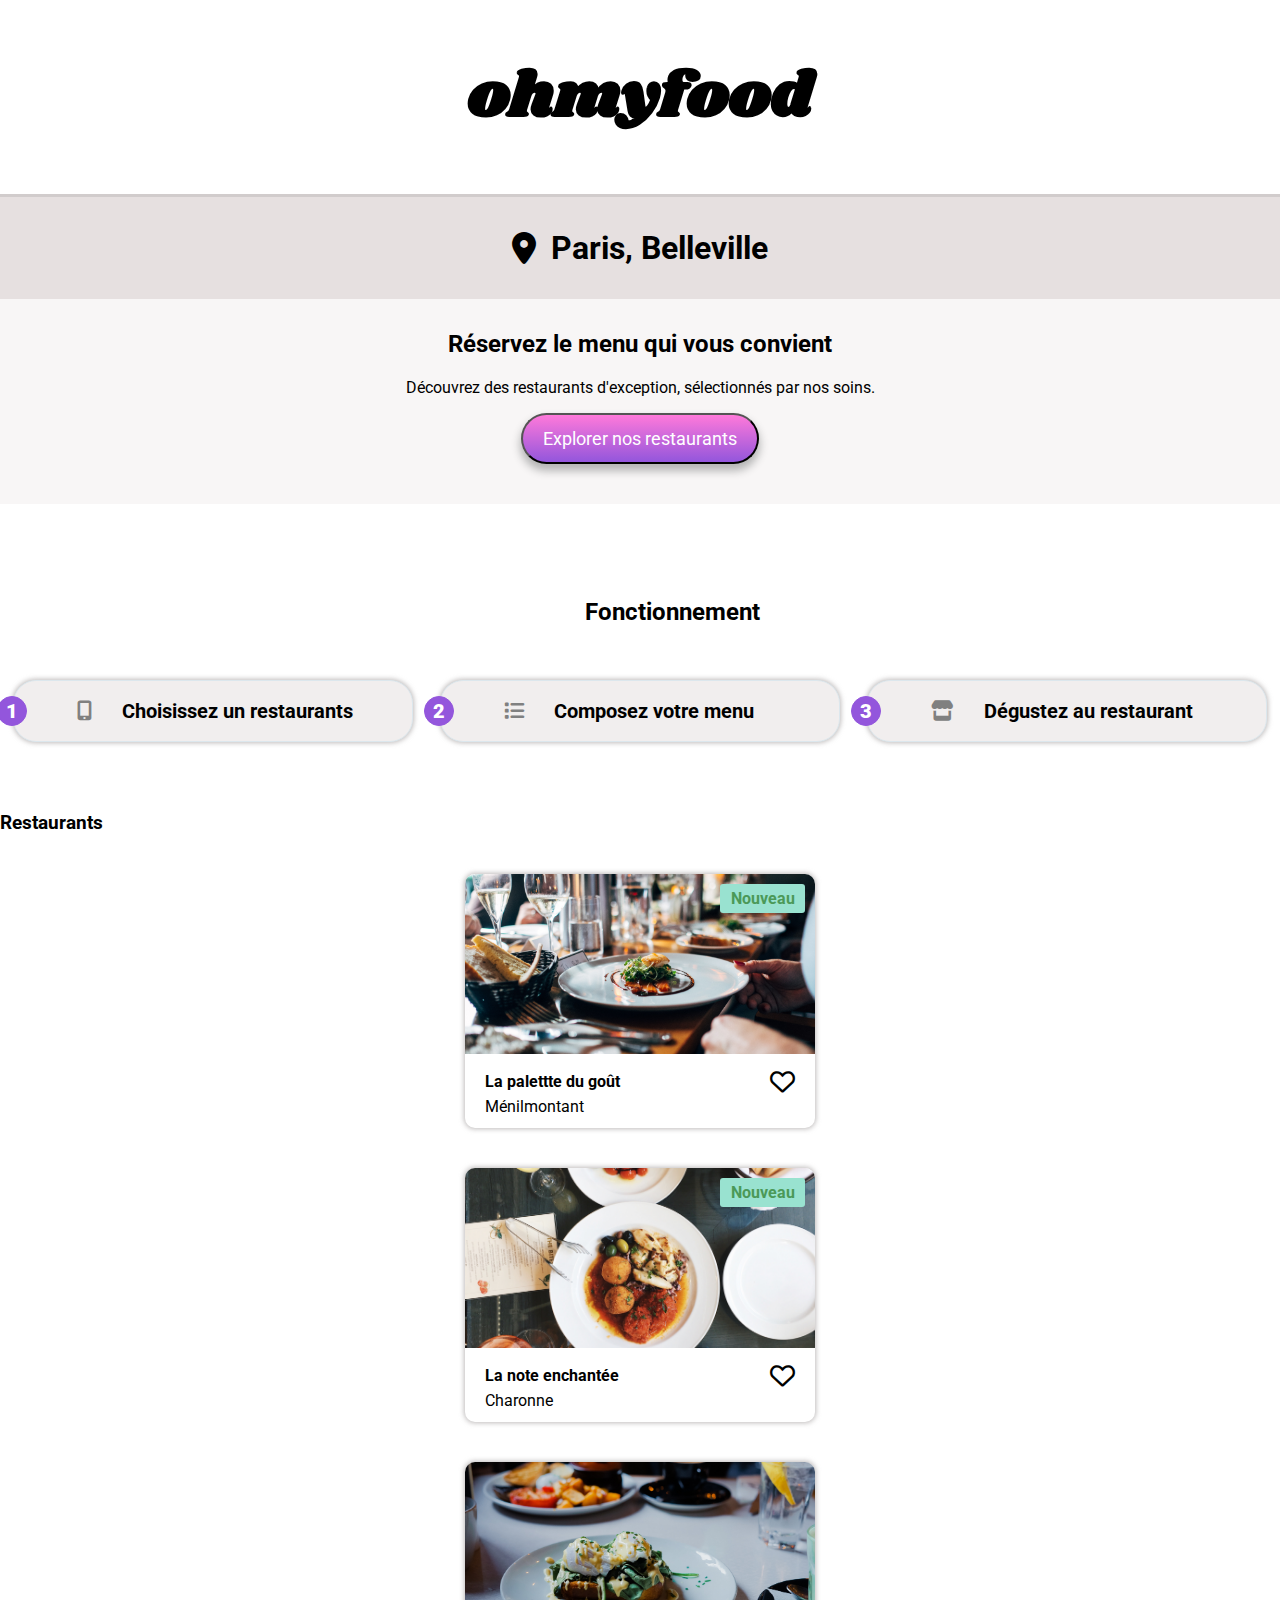
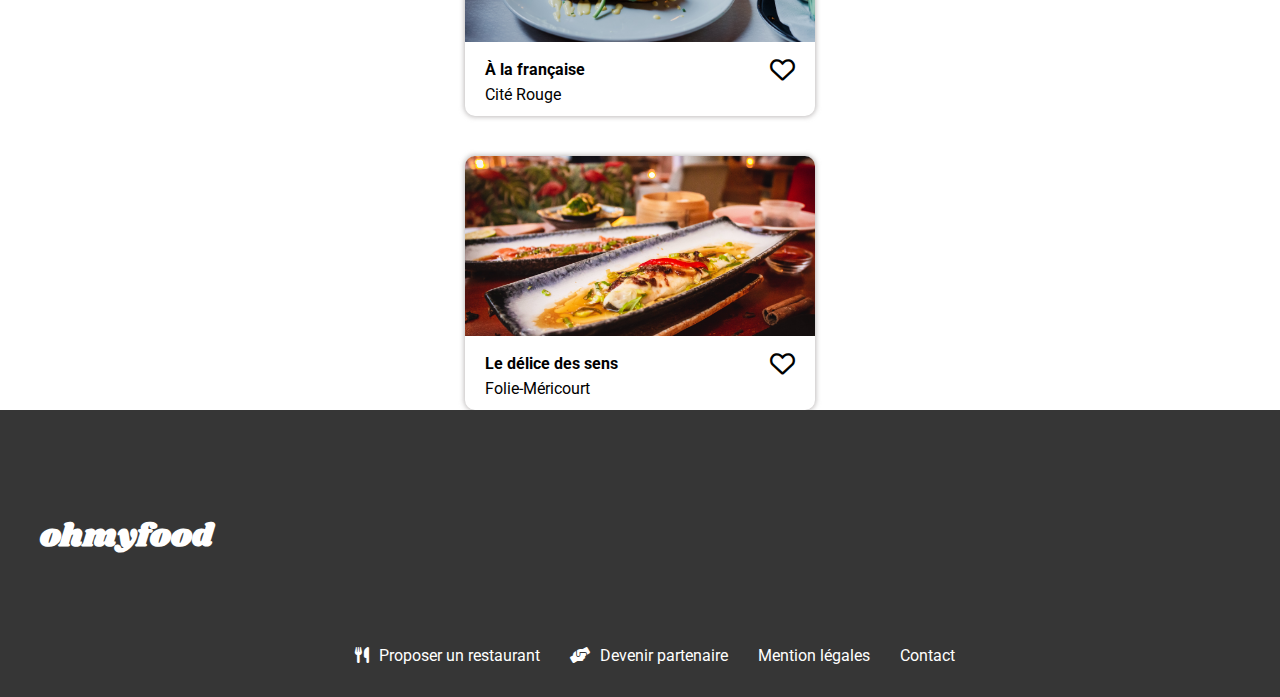
<file: index.html>
<!DOCTYPE html>
<html lang="en">
<head>
    <meta charset="UTF-8">
    <meta http-equiv="X-UA-Compatible" content="IE=edge">
    <meta name="viewport" content="width=device-width, initial-scale=1.0">
    <link rel="stylesheet" href="./styles/style.css">
    <link rel="stylesheet" href="https://cdnjs.cloudflare.com/ajax/libs/font-awesome/6.0.0-beta2/css/all.min.css">
    <title>Document</title>
</head>
<body>
    <header>  
        <div class="blocentre">
            <div class="lds-dual-ring"><p>ohmyfood</p></div>
        </div>  
            <article class="h1">
                <h1>ohmyfood</h1>
                    <div class="localisation">
                        <i class="fas fa-map-marker-alt"></i><p>Paris, Belleville</p>
                    </div>
            </article>
            <article class="explore">
                <h2>Réservez le menu qui vous convient</h2>
                <p>Découvrez des restaurants d'exception, sélectionnés par nos soins.</p>
                <a href="#Resto"><button class="btnExplore">Explorer nos restaurants</button></a>
            </article>
    </header>
    <main>
            <article class="fonction">
                <h3>Fonctionnement</h3>
                <button class="btnFonction"><b class="nombreListe">1</b><span class="fas fa-mobile-alt"></span>Choisissez un restaurants</button>
                <button class="btnFonction"><b class="nombreListe">2</b><span class="fas fa-list"></span>Composez votre menu</button>
                <button class="btnFonction"><b class="nombreListe">3</b><span class="fas fa-store"></span>Dégustez au restaurant</button>
            </article>
        <section class=".restaurant">
            <h3 id="Resto">Restaurants</h3>
            <div class="bloc">
                <a href=".//palette.html">
                    <div class="new">Nouveau</div>
                    <img src="./images/restaurants/palette.jpg" alt="restaurant">
                    <div class="blocTexte">
                        <h4>La palettte du goût</h4>
                        <p>Ménilmontant</p>
                    <i class="far fa-heart"></i> 
                    </div>
                </a>
            </div>
            <div class="bloc">
                <a href="./lanote.html">   
                    <div class="new">Nouveau</div>
                    <img src="./images/restaurants/lanote.jpg" alt="restaurant">
                    <div class="blocTexte">
                        <h4>La note enchantée</h4>
                        <p>Charonne</p>
                        <i class="far fa-heart"></i> 
                    </div>
                </a>
            </div>
            <div class="bloc">
                <a href="./francaise.html">
                    <img src="./images/restaurants/francaise.jpg" alt="restaurant">
                    <div class="blocTexte">
                        <h4>À la française</h4>
                        <p>Cité Rouge</p>
                        <i class="far fa-heart"></i>
                    </div>
                 </a>
            </div>
            <div class="bloc">
                <a href="./delice.html">
                    <img src="./images/restaurants/delice.jpg" alt="restaurant">
                        <div class="blocTexte">
                            <h4>Le délice des sens</h4>
                            <p>Folie-Méricourt</p>
                            <i class="far fa-heart"></i>
                        </div>
                </a>
            </div>
        </section>
    </main>
    <footer>
        <section class="sectionFooter">
            <h5>ohmyfood</h5>
                <ol>
                    <li><i class="fas fa-utensils"></i><p>Proposer un restaurant</p></li>
                    <li><i class="fas fa-hands-helping"></i><p>Devenir partenaire</p></li>
                    <li><p>Mention légales</p></li>
                    <li><a href="mailto:ohmyfood@gmail.com"><p>Contact</p></a></li>
                </ol>
        </section>
    </footer>
</body>
</html>
</file>
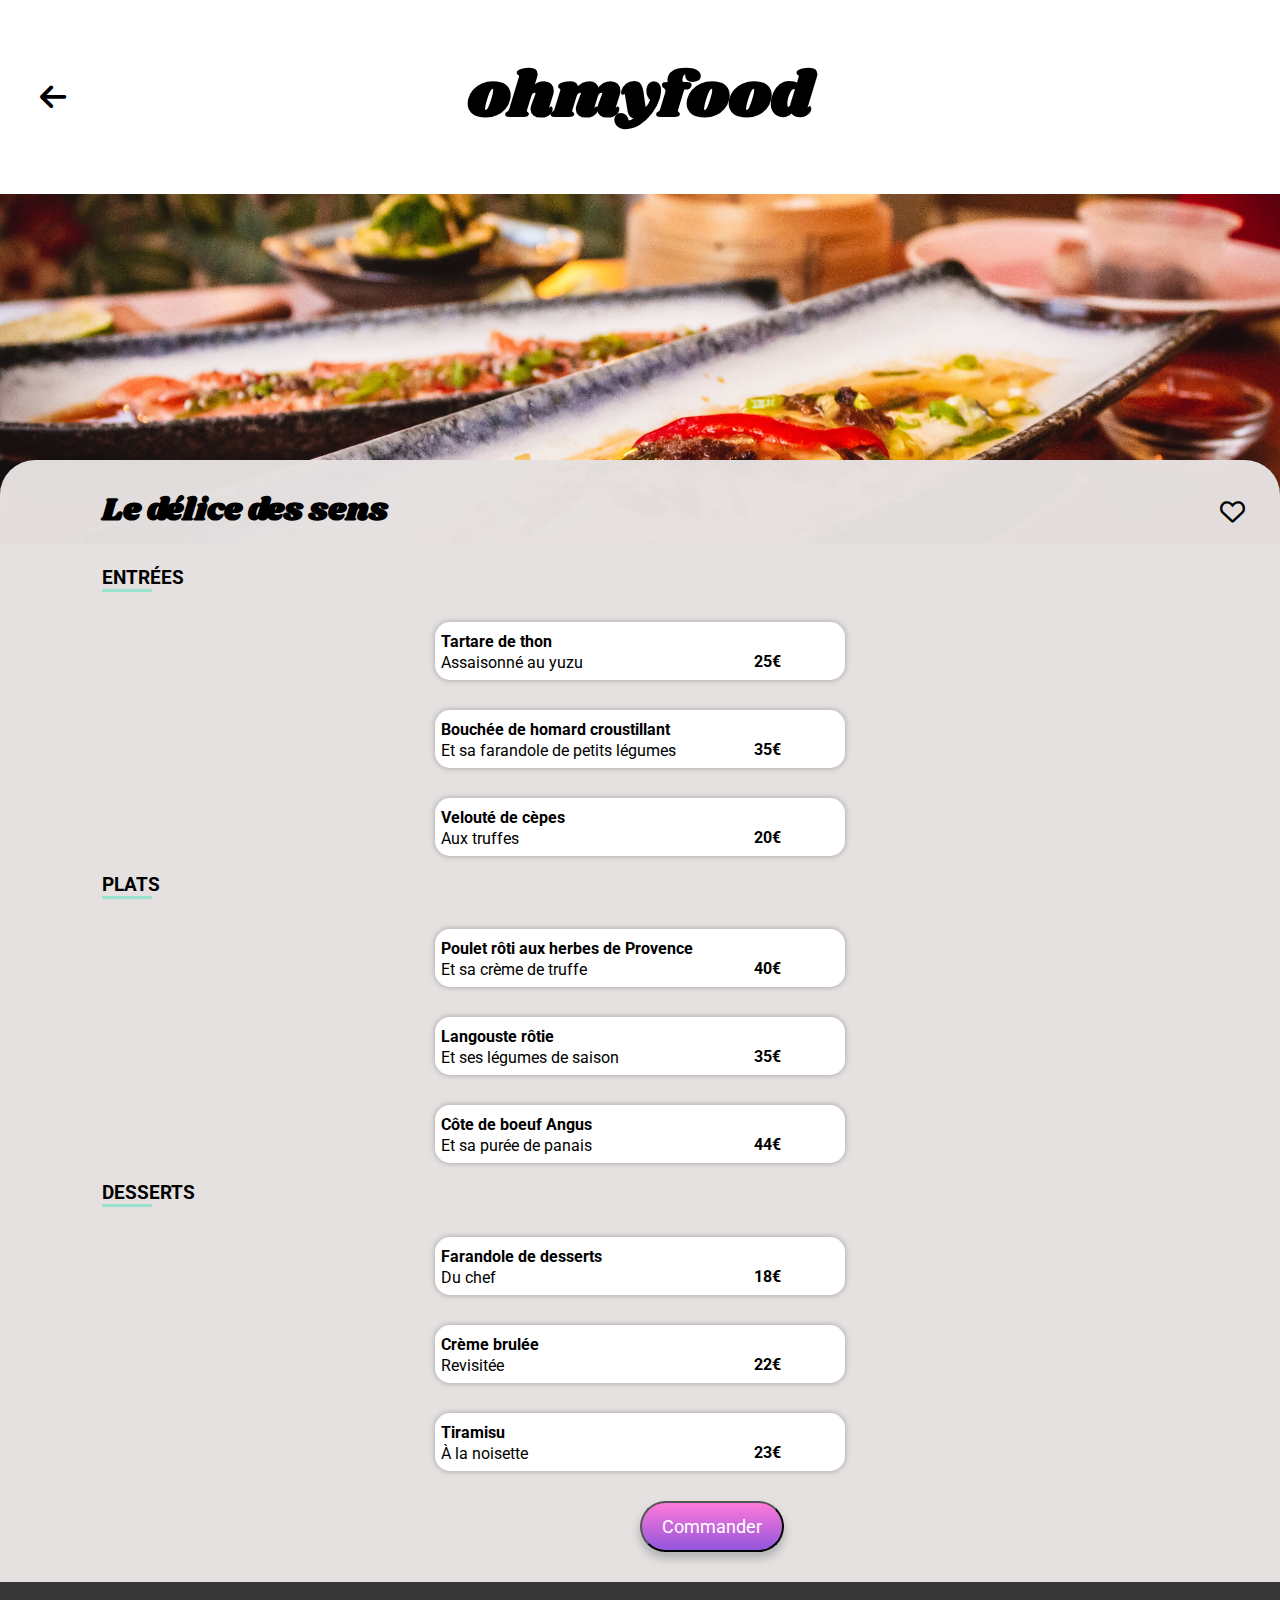
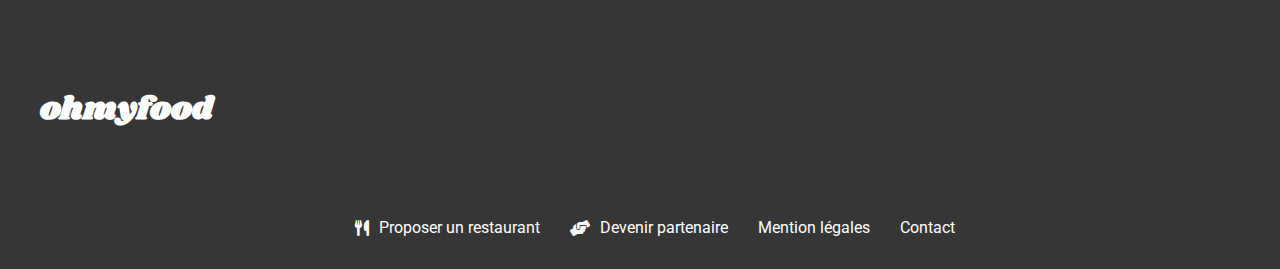
<file: delice.html>
<!DOCTYPE html>
<html lang="en">
<head>
    <meta charset="UTF-8">
    <meta http-equiv="X-UA-Compatible" content="IE=edge">
    <meta name="viewport" content="width=device-width, initial-scale=1.0">
    <link rel="stylesheet" href="./styles/style.css">
    <link rel="stylesheet" href="https://cdnjs.cloudflare.com/ajax/libs/font-awesome/6.0.0-beta2/css/all.min.css">


    <title>Le délice des sens</title>
</head>
<body>
    <header>
        <section class="titre">
            <a class="linkBack" href="./index.html">
                <i class="fas fa-arrow-left"></i>
                <h1>ohmyfood</h1>
            </a>
        </section>
    </header>
    <section class="carteMenueFrancaise">
        <img  class="imgRestaurant" src="./images/restaurants/delice.jpg" alt="restaurant">
        <div class="h2carte">
            <h2>Le délice des sens </h2><i class="far fa-heart"></i>
        </div>
        <h3>ENTRÉES</h3>
        <div class="entree">
            <div class="carteMenue">
                <div class="txt">
                    <h4>Tartare de thon</h4>
                    <p>Assaisonné au yuzu</p>
                </div>
                <div class="test"><span class="euro">25€</span><div class="check"><i class="fas fa-check"></i></div></div>
            </div>
            <div class="carteMenue">
                <div class="txt">
                    <h4>Bouchée de homard croustillant </h4>
                    <p>Et sa farandole de petits légumes</p>
                </div>
                <div class="test"><span class="euro">35€</span><div class="check"><i class="fas fa-check"></i></div></div>
            </div>
            <div class="carteMenue">
                <div class="txt">
                    <h4>Velouté de cèpes </h4>
                    <p>Aux truffes</p>
                </div>
                <div class="test"><span class="euro">20€</span><div class="check"><i class="fas fa-check"></i></div></div>
            </div>
        </div>
        <h3>PLATS</h3>
        <div class="plat">
            <div class="carteMenueP">
                <div class="txt">
                    <h4>Poulet rôti aux herbes de Provence </h4>
                    <p>Et sa crème de truffe</p>
                </div>
                <div class="test"><span class="euro">40€</span><div class="check"><i class="fas fa-check"></i></div></div>
            </div>
            <div class="carteMenueP">
                <div class="txt">
                    <h4>Langouste rôtie</h4>
                    <p>Et ses légumes de saison</p>
                </div>
                <div class="test"><span class="euro">35€</span><div class="check"><i class="fas fa-check"></i></div></div>
            </div>
            <div class="carteMenueP">
                <div class="txt">
                    <h4>Côte de boeuf Angus </h4>
                    <p>Et sa purée de panais</p>
                </div>
                <div class="test"><span class="euro">44€</span><div class="check"><i class="fas fa-check"></i></div></div>
            </div>
        </div>
        <h3>DESSERTS</h3>
        <div class="dessert">
            <div class="carteMenueD">
                <div class="txt">
                    <h4>Farandole de desserts</h4>
                    <p>Du chef</p>
                </div>
                <div class="test"><span class="euro">18€</span><div class="check"><i class="fas fa-check"></i></div></div>
            </div>
            <div class="carteMenueD">
                <div class="txt">
                    <h4>Crème brulée </h4>
                    <p>Revisitée</p>
                </div>
                <div class="test"><span class="euro">22€</span><div class="check"><i class="fas fa-check"></i></div></div>
            </div>
            <div class="carteMenueD">
                <div class="txt">
                    <h4>Tiramisu </h4>
                    <p>À la noisette</p>
                </div>
                <div class="test"><span class="euro">23€</span><div class="check"><i class="fas fa-check"></i></div></div>
            </div>
        </div>
        <a href="#"><button class="btnExplore">Commander</button></a>
    </section>
    <footer>
        <section class="sectionFooter">
            <h5>ohmyfood</h5>
            <ol>
                <li><i class="fas fa-utensils"></i><p>Proposer un restaurant</p></li>
                <li><i class="fas fa-hands-helping"></i><p>Devenir partenaire</p></li>
                <li><p>Mention légales</p></li>
                <li><a href="mailto:ohmyfood@gmail.com"><p>Contact</p></a></li>
            </ol>
        </section>
    </footer>
</body>
</html>
</file>
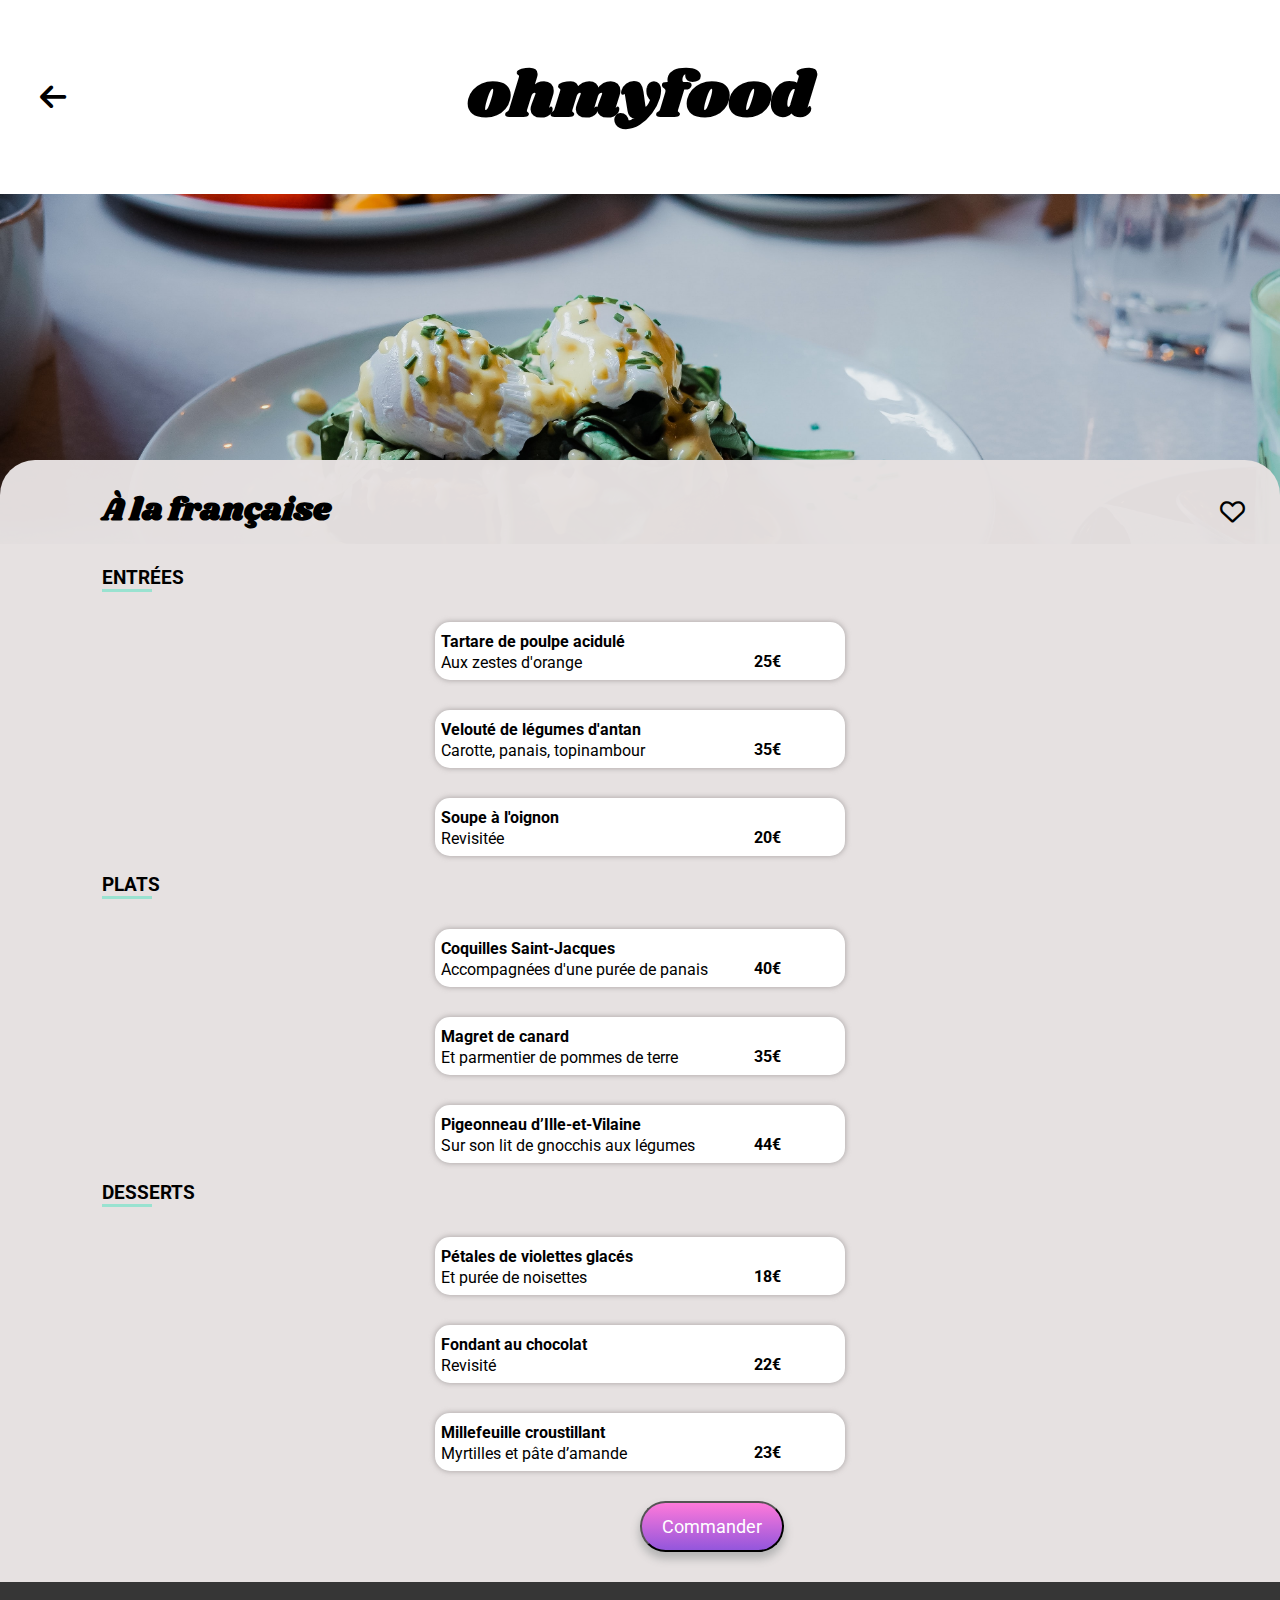
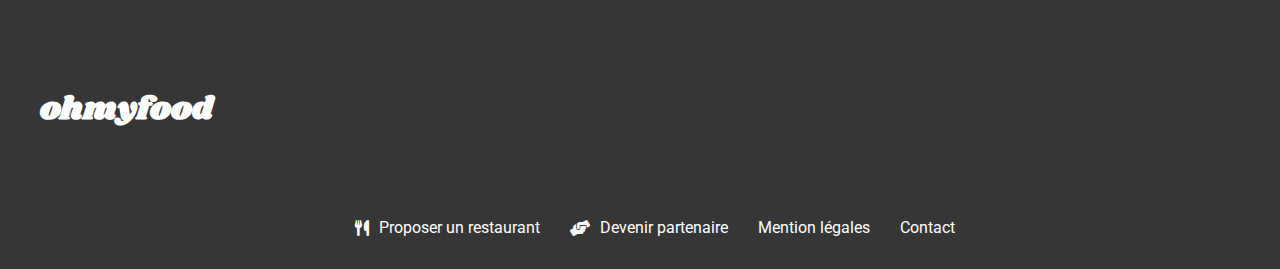
<file: francaise.html>
<!DOCTYPE html>
<html lang="en">
<head>
    <meta charset="UTF-8">
    <meta http-equiv="X-UA-Compatible" content="IE=edge">
    <meta name="viewport" content="width=device-width, initial-scale=1.0">
    <link rel="stylesheet" href="./styles/style.css">
    <link rel="stylesheet" href="https://cdnjs.cloudflare.com/ajax/libs/font-awesome/6.0.0-beta2/css/all.min.css">


    <title>A La Française</title>
</head>
<body>
    <header>
        <section class="titre">
            <a class="linkBack" href="./index.html">
                <i class="fas fa-arrow-left"></i>
                <h1>ohmyfood</h1>
            </a>
        </section>
    </header>
    <section class="carteMenueFrancaise">
        <img  class="imgRestaurant" src="./images/restaurants/francaise.jpg" alt="restaurant">
        <div class="h2carte">
            <h2>À la française</h2><i class="far fa-heart"></i>
        </div>
        <h3>ENTRÉES</h3>
        <div class="entree">
            <div class="carteMenue">
                <div class="txt">
                    <h4>Tartare de poulpe acidulé</h4>
                    <p>Aux zestes d'orange</p>
                </div>
                <div class="test"><span class="euro">25€</span><div class="check"><i class="fas fa-check"></i></div></div>
            </div>
            <div class="carteMenue">
                <div class="txt">
                    <h4>Velouté de légumes d'antan</h4>
                    <p>Carotte, panais, topinambour</p>
                </div>
                <div class="test"><span class="euro">35€</span><div class="check"><i class="fas fa-check"></i></div></div>
            </div>
            <div class="carteMenue">
                <div class="txt">
                    <h4>Soupe à l'oignon</h4>
                    <p>Revisitée</p>
                </div>
                <div class="test"><span class="euro">20€</span><div class="check"><i class="fas fa-check"></i></div></div>
            </div>
        </div>
        <h3>PLATS</h3>
        <div class="plat">
            <div class="carteMenueP">
                <div class="txt">
                    <h4>Coquilles Saint-Jacques</h4>
                    <p>Accompagnées d'une purée de panais</p>
                </div>
                <div class="test"><span class="euro">40€</span><div class="check"><i class="fas fa-check"></i></div></div>
            </div>
            <div class="carteMenueP">
                <div class="txt">
                    <h4>Magret de canard</h4>
                    <p>Et parmentier de pommes de terre</p>
                </div>
                <div class="test"><span class="euro">35€</span><div class="check"><i class="fas fa-check"></i></div></div>
            </div>
            <div class="carteMenueP">
                <div class="txt">
                    <h4>Pigeonneau d’Ille-et-Vilaine</h4>
                    <p>Sur son lit de gnocchis aux légumes</p>
                </div>
                <div class="test"><span class="euro">44€</span><div class="check"><i class="fas fa-check"></i></div></div>
            </div>
        </div>
        <h3>DESSERTS</h3>
        <div class="dessert">
            <div class="carteMenueD">
                <div class="txt">
                    <h4>Pétales de violettes glacés</h4>
                    <p>Et purée de noisettes</p>
                </div>
                <div class="test"><span class="euro">18€</span><div class="check"><i class="fas fa-check"></i></div></div>
            </div>
            <div class="carteMenueD">
                <div class="txt">
                    <h4>Fondant au chocolat</h4>
                    <p>Revisité</p>
                </div>
                <div class="test"><span class="euro">22€</span><div class="check"><i class="fas fa-check"></i></div></div>
            </div>
            <div class="carteMenueD">
                <div class="txt">
                    <h4>Millefeuille croustillant</h4>
                    <p>Myrtilles et pâte d’amande</p>
                </div>
                <div class="test"><span class="euro">23€</span><div class="check"><i class="fas fa-check"></i></div></div>
            </div>
        </div>
        <a href="#"><button class="btnExplore">Commander</button></a>
    </section>
    <footer>
        <section class="sectionFooter">
            <h5>ohmyfood</h5>
            <ol>
                <li><i class="fas fa-utensils"></i><p>Proposer un restaurant</p></li>
                <li><i class="fas fa-hands-helping"></i><p>Devenir partenaire</p></li>
                <li><p>Mention légales</p></li>
                <li><a href="mailto:ohmyfood@gmail.com"><p>Contact</p></a></li>
            </ol>
        </section>
    </footer>
</body>
</html>
</file>
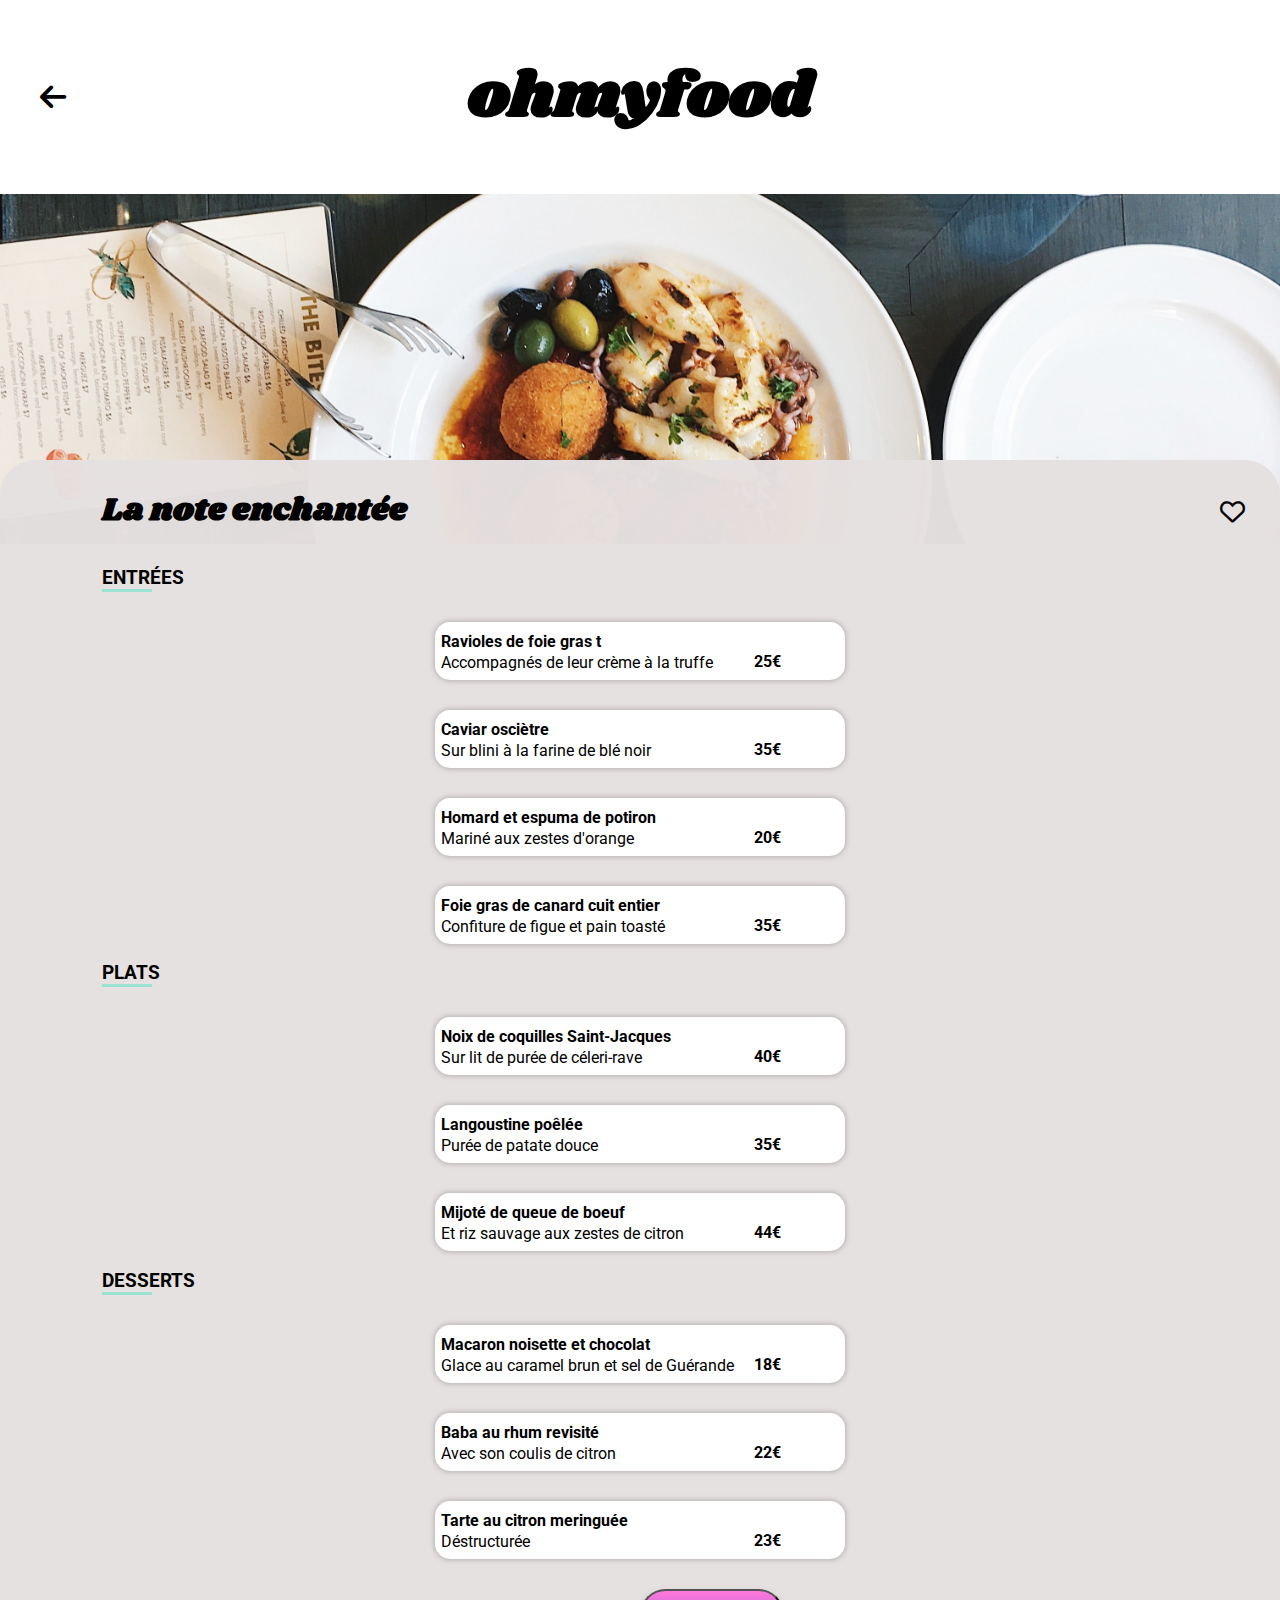
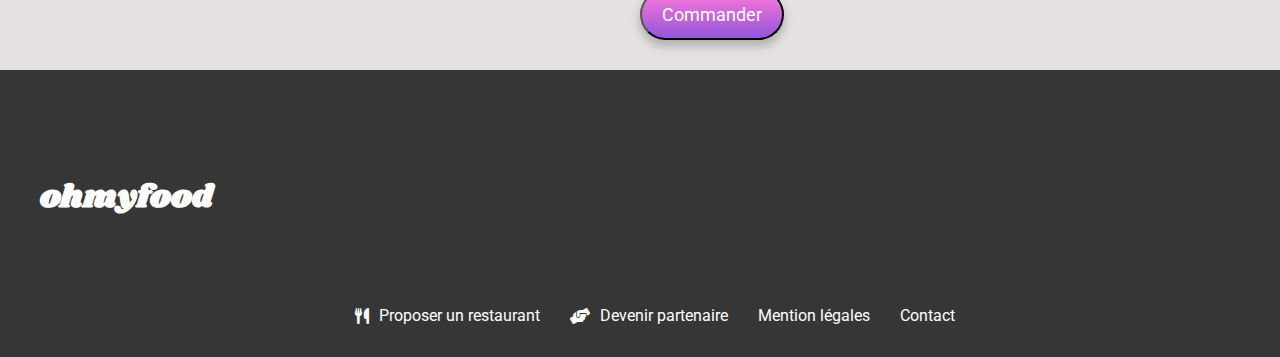
<file: lanote.html>
<!DOCTYPE html>
<html lang="en">
<head>
    <meta charset="UTF-8">
    <meta http-equiv="X-UA-Compatible" content="IE=edge">
    <meta name="viewport" content="width=device-width, initial-scale=1.0">
    <link rel="stylesheet" href="./styles/style.css">
    <link rel="stylesheet" href="https://cdnjs.cloudflare.com/ajax/libs/font-awesome/6.0.0-beta2/css/all.min.css">

    <title>La note enchantée</title>
</head>
<body>
    <header>
        <section class="titre">
            <a class="linkBack" href="./index.html">
                <i class="fas fa-arrow-left"></i>
                <h1>ohmyfood</h1>
            </a>
        </section>
    </header>
    <section class="carteMenueFrancaise">
        <img  class="imgRestaurant" src="./images/restaurants/lanote.jpg" alt="restaurant">
        <div class="h2carte">
            <h2>La note enchantée</h2><i class="far fa-heart"></i>
        </div>
        <h3>ENTRÉES</h3>
        <div class="entree">
            <div class="carteMenue">
                <div class="txt">
                    <h4>Ravioles de foie gras t</h4>
                    <p>Accompagnés de leur crème à la truffe</p>
                </div>
                <div class="test"><span class="euro">25€</span><div class="check"><i class="fas fa-check"></i></div></div>
            </div>
            <div class="carteMenue">
                <div class="txt">
                    <h4>Caviar osciètre </h4>
                    <p>Sur blini à la farine de blé noir</p>
                </div>
                <div class="test"><span class="euro">35€</span><div class="check"><i class="fas fa-check"></i></div></div>
            </div>
            <div class="carteMenue">
                <div class="txt">
                    <h4>Homard et espuma de potiron</h4>
                    <p>Mariné aux zestes d'orange</p>
                </div>
                <div class="test"><span class="euro">20€</span><div class="check"><i class="fas fa-check"></i></div></div>
            </div>
            <div class="carteMenue">
                <div class="txt">
                    <h4>Foie gras de canard cuit entier</h4>
                    <p>Confiture de figue et pain toasté</p>
                </div>
                <div class="test"><span class="euro">35€</span><div class="check"><i class="fas fa-check"></i></div></div>
            </div>
        </div>
        <h3>PLATS</h3>
        <div class="plat">
            <div class="carteMenueP">
                <div class="txt">
                    <h4>Noix de coquilles Saint-Jacques</h4>
                    <p>Sur lit de purée de céleri-rave</p>
                </div>
                <div class="test"><span class="euro">40€</span><div class="check"><i class="fas fa-check"></i></div></div>
            </div>
            <div class="carteMenueP">
                <div class="txt">
                    <h4>Langoustine poêlée</h4>
                    <p>Purée de patate douce</p>
                </div>
                <div class="test"><span class="euro">35€</span><div class="check"><i class="fas fa-check"></i></div></div>
            </div>
            <div class="carteMenueP">
                <div class="txt">
                    <h4>Mijoté de queue de boeuf </h4>
                    <p>Et riz sauvage aux zestes de citron</p>
                </div>
                <div class="test"><span class="euro">44€</span><div class="check"><i class="fas fa-check"></i></div></div>
            </div>
        </div>
        <h3>DESSERTS</h3>
        <div class="dessert">
            <div class="carteMenueD">
                <div class="txt">
                    <h4>Macaron noisette et chocolat</h4>
                    <p>Glace au caramel brun et sel de Guérande</p>
                </div>
                <div class="test"><span class="euro">18€</span><div class="check"><i class="fas fa-check"></i></div></div>
            </div>
            <div class="carteMenueD">
                <div class="txt">
                    <h4>Baba au rhum revisité </h4>
                    <p>Avec son coulis de citron</p>
                </div>
                <div class="test"><span class="euro">22€</span><div class="check"><i class="fas fa-check"></i></div></div>
            </div>
            <div class="carteMenueD">
                <div class="txt">
                    <h4>Tarte au citron meringuée </h4>
                    <p>Déstructurée</p>
                </div>
                <div class="test"><span class="euro">23€</span><div class="check"><i class="fas fa-check"></i></div></div>
            </div>
        </div>
        <a href="#"><button class="btnExplore">Commander</button></a>
    </section>
    <footer>
        <section class="sectionFooter">
            <h5>ohmyfood</h5>
            <ol>
                <li><i class="fas fa-utensils"></i><p>Proposer un restaurant</p></li>
                <li><i class="fas fa-hands-helping"></i><p>Devenir partenaire</p></li>
                <li><p>Mention légales</p></li>
                <li><a href="mailto:ohmyfood@gmail.com"><p>Contact</p></a></li>
            </ol>
        </section>
    </footer>
</body>
</html>
</file>
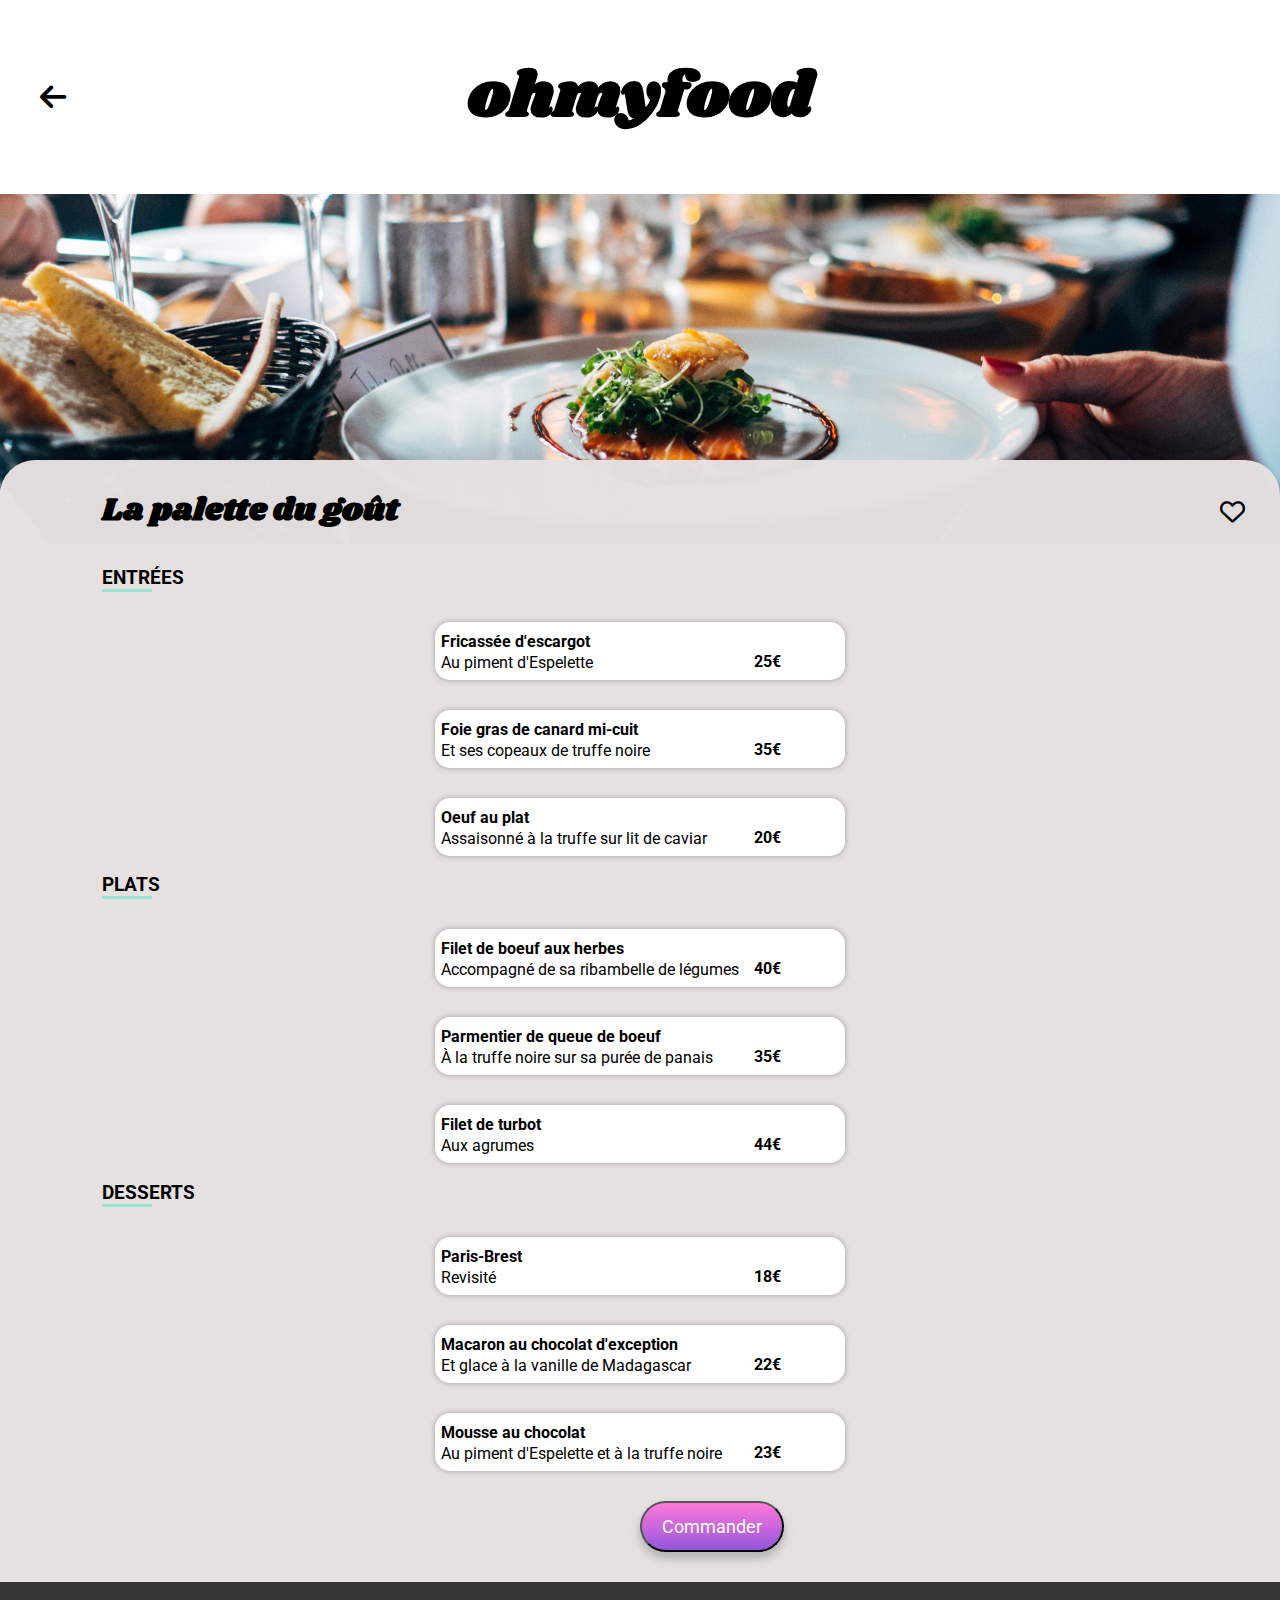
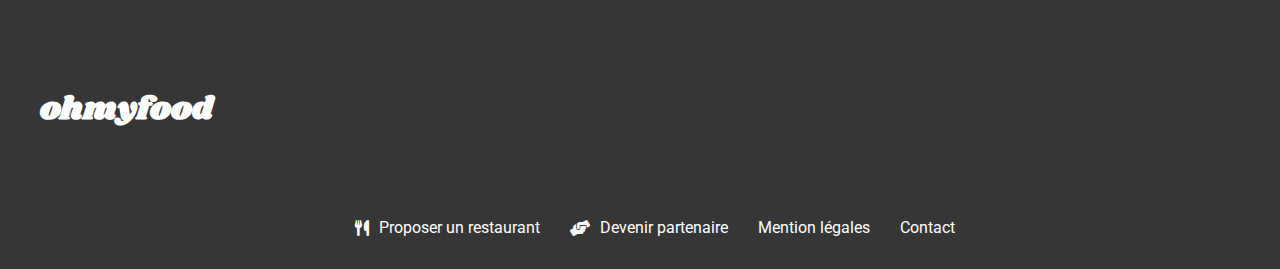
<file: palette.html>
<!DOCTYPE html>
<html lang="en">
<head>
    <meta charset="UTF-8">
    <meta http-equiv="X-UA-Compatible" content="IE=edge">
    <meta name="viewport" content="width=device-width, initial-scale=1.0">
    <link rel="stylesheet" href="./styles/style.css">
    <link rel="stylesheet" href="https://cdnjs.cloudflare.com/ajax/libs/font-awesome/6.0.0-beta2/css/all.min.css">

    <title>La palette du goût</title>
</head>
<body>
    <header>
        <section class="titre">
            <a class="linkBack" href="./index.html">
                <i class="fas fa-arrow-left"></i>
                <h1>ohmyfood</h1>
            </a>
        </section>
    </header>
    <section class="carteMenueFrancaise">
        <img  class="imgRestaurant" src="./images/restaurants/palette.jpg" alt="restaurant">
        <div class="h2carte">
            <h2>La palette du goût</h2><i class="far fa-heart"></i>
        </div>
        <h3>ENTRÉES</h3>
        <div class="entree">
            <div class="carteMenue">
                <div class="txt">
                    <h4>Fricassée d'escargot</h4>
                    <p>Au piment d'Espelette</p>
                </div>
                <div class="test"><span class="euro">25€</span><div class="check"><i class="fas fa-check"></i></div></div>
            </div>
            <div class="carteMenue">
                <div class="txt">
                    <h4>Foie gras de canard mi-cuit</h4>
                    <p>Et ses copeaux de truffe noire</p>
                </div>
                <div class="test"><span class="euro">35€</span><div class="check"><i class="fas fa-check"></i></div></div>
            </div>
            <div class="carteMenue">
                <div class="txt">
                    <h4>Oeuf au plat</h4>
                    <p>Assaisonné à la truffe sur lit de caviar</p>
                </div>
                <div class="test"><span class="euro">20€</span><div class="check"><i class="fas fa-check"></i></div></div>
            </div>
        </div>
        <h3>PLATS</h3>
        <div class="plat">
            <div class="carteMenueP">
                <div class="txt">
                    <h4>Filet de boeuf aux herbes</h4>
                    <p>Accompagné de sa ribambelle de légumes</p>
                </div>
                <div class="test"><span class="euro">40€</span><div class="check"><i class="fas fa-check"></i></div></div>
            </div>
            <div class="carteMenueP">
                <div class="txt">
                    <h4>Parmentier de queue de boeuf</h4>
                    <p>À la truffe noire sur sa purée de panais</p>
                </div>
                <div class="test"><span class="euro">35€</span><div class="check"><i class="fas fa-check"></i></div></div>
            </div>
            <div class="carteMenueP">
                <div class="txt">
                    <h4>Filet de turbot</h4>
                    <p>Aux agrumes</p>
                </div>
                <div class="test"><span class="euro">44€</span><div class="check"><i class="fas fa-check"></i></div></div>
            </div>
        </div>
        <h3>DESSERTS</h3>
        <div class="dessert">
            <div class="carteMenueD">
                <div class="txt">
                    <h4>Paris-Brest</h4>
                    <p>Revisité</p>
                </div>
                <div class="test"><span class="euro">18€</span><div class="check"><i class="fas fa-check"></i></div></div>
            </div>
            <div class="carteMenueD">
                <div class="txt">
                    <h4>Macaron au chocolat d'exception </h4>
                    <p>Et glace à la vanille de Madagascar</p>
                </div>
                <div class="test"><span class="euro">22€</span><div class="check"><i class="fas fa-check"></i></div></div>
            </div>
            <div class="carteMenueD">
                <div class="txt">
                    <h4>Mousse au chocolat </h4>
                    <p>Au piment d'Espelette et à la truffe noire</p>
                </div>
                <div class="test"><span class="euro">23€</span><div class="check"><i class="fas fa-check"></i></div></div>
            </div>
        </div>
        <a href="#"><button class="btnExplore">Commander</button></a>
    </section>
    <footer>
        <section class="sectionFooter">
            <h5>ohmyfood</h5>
            <ol>
                <li><i class="fas fa-utensils"></i><p>Proposer un restaurant</p></li>
                <li><i class="fas fa-hands-helping"></i><p>Devenir partenaire</p></li>
                <li><p>Mention légales</p></li>
                <li><a href="mailto:ohmyfood@gmail.com"><p>Contact</p></a></li>
            </ol>
        </section>
    </footer>
</body>
</html>
</file>
<file: styles/style.css>
/* VARIABLE */
/* FONT */
@import url("https://fonts.googleapis.com/css2?family=Shrikhand&display=swap");
@import url("https://fonts.googleapis.com/css2?family=Roboto:wght@300&family=Shrikhand&display=swap");
* {
  font-family: 'Roboto', sans-serif;
}

body {
  font-family: 'Roboto', sans-serif;
  -webkit-box-sizing: border-box;
          box-sizing: border-box;
  margin: 0;
  padding: 0;
  overflow-x: hidden;
}

@media screen and (min-width: 700px) and (max-width: 900px) {
  body {
    overflow-x: hidden;
  }
}

a {
  text-decoration: none;
  color: inherit;
}

/* HEADER */
header .linkBack {
  display: -webkit-box;
  display: -ms-flexbox;
  display: flex;
  -webkit-box-align: center;
      -ms-flex-align: center;
          align-items: center;
}

header .linkBack .fas.fa-arrow-left {
  font-size: 30px;
  position: absolute;
  margin-left: 40px;
}

header h1 {
  font-family: 'Shrikhand', cursive;
  font-size: 2rem;
  text-align: center;
  margin-left: auto;
  margin-right: auto;
}

@media screen and (min-width: 700px) and (max-width: 900px) {
  header h1 {
    width: 100%;
    font-size: 3rem;
    padding: 40px 0px;
    margin: 0px 0px;
  }
}

@media screen and (min-width: 901px) {
  header h1 {
    width: 100%;
    font-size: 4rem;
    margin: 0px 0px;
    padding: 50px 0px;
  }
}

header .localisation {
  width: 100%;
  display: -webkit-box;
  display: -ms-flexbox;
  display: flex;
  -webkit-box-pack: center;
      -ms-flex-pack: center;
          justify-content: center;
  -webkit-box-align: center;
      -ms-flex-align: center;
          align-items: center;
  background: #e6e0e0;
  border-top: 3px rgba(128, 128, 128, 0.205) solid;
}

@media screen and (min-width: 700px) and (max-width: 900px) {
  header .localisation {
    font-size: 1.5rem;
    margin: 20px 0px;
    margin: 0px 0px;
  }
}

@media screen and (min-width: 901px) {
  header .localisation {
    font-size: 2rem;
    margin: 20px 0px;
    margin: 0px;
  }
}

header .localisation p {
  font-weight: bold;
  padding-left: 15px;
}

/* BTN EXPLORE */
.explore {
  background: rgba(230, 224, 224, 0.274);
  text-align: center;
  padding-top: 11px;
  padding-bottom: 40px;
}

.btnExplore {
  background: #FF79DA;
  background-image: -webkit-gradient(linear, left top, left bottom, from(#FF79DA), to(#9356DC));
  background-image: linear-gradient(to bottom, #FF79DA, #9356DC);
  border-radius: 28px;
  color: #ffffff;
  font-size: 18px;
  padding: 13px 20px 13px 20px;
  -webkit-box-shadow: 0px 6px 9px 1px #B5B5B5;
          box-shadow: 0px 6px 9px 1px #B5B5B5;
}

.btnExplore:hover {
  background: #FF79DA;
}

/* BTN */
.fonction {
  margin-top: 70px;
  margin-bottom: 70px;
  margin-left: auto;
  margin-right: auto;
}

@media screen and (min-width: 901px) {
  .fonction {
    display: -webkit-box;
    display: -ms-flexbox;
    display: flex;
    -ms-flex-wrap: wrap;
        flex-wrap: wrap;
    -ms-flex-pack: distribute;
        justify-content: space-around;
  }
}

.fonction h3 {
  font-weight: bold;
  font-size: 16px;
  margin-left: 5%;
}

@media screen and (min-width: 700px) and (max-width: 900px) {
  .fonction h3 {
    width: 100%;
    text-align: center;
    font-size: 2rem;
  }
}

@media screen and (min-width: 901px) {
  .fonction h3 {
    text-align: center;
    font-size: 24px;
    width: 100%;
  }
}

.fonction .btnFonction {
  display: -webkit-box;
  display: -ms-flexbox;
  display: flex;
  -webkit-box-align: center;
      -ms-flex-align: center;
          align-items: center;
  text-align: center;
  gap: 30px;
  width: 400px;
  border-radius: 23px;
  -webkit-box-shadow: 0px 0px 5px 1px #9791919c;
  box-shadow: 0px 0px 5px 1px #9791919c;
  font-size: 20px;
  font-weight: bold;
  background: #f1eeee;
  padding: 15px 20px 15px 20px;
  border: solid #dce7ed 1px;
  margin-left: auto;
  margin-right: auto;
  margin-top: 30px;
}

.fonction .btnFonction:hover {
  background: #9256dc4b;
  border: none;
}

.fonction .btnFonction:hover span {
  color: #9356DC;
}

.fonction .btnFonction .nombreListe {
  border: 1px solid #9356DC;
  background: #9356DC;
  color: white;
  border-radius: 50%;
  padding: 2px 8px;
  margin-left: -37px;
}

.fonction .btnFonction span {
  color: grey;
  margin-left: 20px;
}

/* CARTE RESTAURANT */
.restaurant {
  background: rgba(230, 224, 224, 0.274);
  padding-bottom: 80px;
}

@media screen and (min-width: 901px) {
  .restaurant {
    display: -webkit-box;
    display: -ms-flexbox;
    display: flex;
    -ms-flex-wrap: wrap;
        flex-wrap: wrap;
  }
}

.restaurant h3 {
  font-size: 16px;
  margin-left: 5%;
  padding-top: 50px;
  font-weight: 900;
}

@media screen and (min-width: 700px) and (max-width: 900px) {
  .restaurant h3 {
    text-align: center;
    font-size: 2rem;
  }
}

@media screen and (min-width: 901px) {
  .restaurant h3 {
    width: 100%;
    text-align: center;
    font-size: 2rem;
  }
}

.bloc {
  width: 350px;
  border-radius: 10px;
  -webkit-box-shadow: 0px 0px 5px 1px #9791919c;
          box-shadow: 0px 0px 5px 1px #9791919c;
  background: white;
  display: -webkit-box;
  display: -ms-flexbox;
  display: flex;
  -webkit-box-pack: center;
      -ms-flex-pack: center;
          justify-content: center;
  -webkit-box-align: center;
      -ms-flex-align: center;
          align-items: center;
  margin-right: auto;
  margin-left: auto;
  margin-top: 40px;
}

.bloc h4, .bloc p {
  width: 50%;
  margin: 0;
}

a .new {
  width: 75px;
  background: #99E2D0;
  position: absolute;
  margin-left: 255px;
  margin-top: 10px;
  text-align: center;
  border-radius: 3px;
  font-weight: bold;
  color: #4b9958;
  padding: 5px 5px;
}

a img {
  -o-object-fit: cover;
     object-fit: cover;
  height: 180px;
  width: 350px;
  border-top-left-radius: 10px;
  border-top-right-radius: 10px;
}

.blocTexte {
  display: -webkit-box;
  display: -ms-flexbox;
  display: flex;
  -ms-flex-wrap: wrap;
      flex-wrap: wrap;
  height: 50px;
  -webkit-box-align: center;
      -ms-flex-align: center;
          align-items: center;
  margin: 10px 20px;
}

.blocTexte p {
  -webkit-box-ordinal-group: 3;
      -ms-flex-order: 2;
          order: 2;
}

.far.fa-heart {
  font-size: 25px;
  margin-left: auto;
}

.far.fa-heart:hover {
  color: #9356DC;
  font-weight: bolder;
  -webkit-transition: all .5s;
  transition: all .5s;
}

/* FOOTER */
footer {
  background: #363636;
  color: white;
  height: 100%;
}

.sectionFooter {
  display: -webkit-box;
  display: -ms-flexbox;
  display: flex;
  -ms-flex-wrap: wrap;
      flex-wrap: wrap;
}

.sectionFooter h5 {
  padding-left: 40px;
  width: 100%;
  font-family: 'Shrikhand', cursive;
  font-size: 1rem;
  padding-top: 50px;
}

@media screen and (min-width: 700px) and (max-width: 900px) {
  .sectionFooter h5 {
    font-size: 2rem;
  }
}

@media screen and (min-width: 901px) {
  .sectionFooter h5 {
    font-size: 2rem;
  }
}

@media screen and (min-width: 700px) and (max-width: 900px) {
  .sectionFooter ol {
    display: -webkit-box;
    display: -ms-flexbox;
    display: flex;
    -ms-flex-pack: distribute;
        justify-content: space-around;
    gap: 30px;
  }
}

@media screen and (min-width: 901px) {
  .sectionFooter ol {
    display: -webkit-box;
    display: -ms-flexbox;
    display: flex;
    -ms-flex-pack: distribute;
        justify-content: space-around;
    gap: 30px;
  }
}

.sectionFooter ol li {
  display: -webkit-box;
  display: -ms-flexbox;
  display: flex;
  -webkit-box-align: center;
      -ms-flex-align: center;
          align-items: center;
}

.sectionFooter ol li .fas.fa-utensils {
  padding-right: 10px;
}

.sectionFooter ol li a, .sectionFooter ol li .fas.fa-hands-helping {
  padding-right: 10px;
  display: -webkit-box;
  display: -ms-flexbox;
  display: flex;
  -webkit-box-align: center;
      -ms-flex-align: center;
          align-items: center;
}

@media screen and (min-width: 901px) {
  .sectionFooter {
    display: -webkit-box;
    display: -ms-flexbox;
    display: flex;
    -ms-flex-wrap: wrap;
        flex-wrap: wrap;
    -webkit-box-pack: center;
        -ms-flex-pack: center;
            justify-content: center;
  }
}

/** RESTAURANT : A LA FRANCAISE **/
.imgRestaurant {
  position: relative;
  -o-object-fit: cover;
     object-fit: cover;
  background-position: top;
  height: 350px;
  width: 100%;
}

.carteMenueFrancaise {
  width: 100%;
  border-top-left-radius: 35px;
  border-top-right-radius: 35px;
  background: rgba(230, 224, 224, 0.979);
}

.carteMenueFrancaise .btnExplore {
  margin-left: 35%;
  margin: 30px 0px 30px 35%;
}

@media screen and (min-width: 700px) and (max-width: 900px) {
  .carteMenueFrancaise .btnExplore {
    margin: 30px 0px 30px 50%;
  }
}

@media screen and (min-width: 901px) {
  .carteMenueFrancaise .btnExplore {
    margin: 30px 0px 30px 50%;
  }
}

.carteMenueFrancaise h2 {
  font-family: 'Shrikhand', cursive;
  font-size: 2rem;
  margin-bottom: 30px;
  margin-left: 8%;
}

.carteMenueFrancaise .h2carte {
  display: -webkit-box;
  display: -ms-flexbox;
  display: flex;
  -ms-flex-pack: distribute;
      justify-content: space-around;
  -webkit-box-align: center;
      -ms-flex-align: center;
          align-items: center;
  position: absolute;
  border-top-left-radius: 35px;
  border-top-right-radius: 35px;
  margin-top: -88px;
  background: rgba(230, 224, 224, 0.979);
  width: 100%;
}

.carteMenueFrancaise .h2carte .far.fa-heart {
  margin-right: 35px;
}

.carteMenueFrancaise h3 {
  width: 50px;
  border-bottom: 3px #99E2D0 solid;
  margin-left: 8%;
}

@media screen and (min-width: 1300px) {
  .entree, .plat, .dessert {
    display: -webkit-box;
    display: -ms-flexbox;
    display: flex;
    -ms-flex-pack: distribute;
        justify-content: space-around;
  }
}

.carteMenue {
  -webkit-box-shadow: 0px 0px 5px 1px #9791919c;
          box-shadow: 0px 0px 5px 1px #9791919c;
  border-radius: 15px;
  max-width: 410px;
  margin-top: 30px;
  margin-left: auto;
  margin-right: auto;
  display: -webkit-box;
  display: -ms-flexbox;
  display: flex;
  -webkit-box-align: center;
      -ms-flex-align: center;
          align-items: center;
  background: white;
  max-height: 58px;
  white-space: nowrap;
  overflow: hidden;
  text-overflow: ellipsis;
}

@media screen and (min-width: 1300px) {
  .carteMenue {
    margin: 0px;
  }
}

.carteMenue h4 {
  margin: 0;
  padding: 2px 5px;
  white-space: nowrap;
  overflow: hidden;
  text-overflow: ellipsis;
}

.carteMenue p {
  margin: 0;
  padding: 0px 5px;
  white-space: nowrap;
  overflow: hidden;
  text-overflow: ellipsis;
}

.carteMenue .euro {
  font-weight: bolder;
  margin-top: 30px;
  margin-right: 3rem;
}

.carteMenueP {
  -webkit-box-shadow: 0px 0px 5px 1px #9791919c;
          box-shadow: 0px 0px 5px 1px #9791919c;
  border-radius: 15px;
  max-width: 410px;
  margin-top: 30px;
  margin-left: auto;
  margin-right: auto;
  display: -webkit-box;
  display: -ms-flexbox;
  display: flex;
  -webkit-box-align: center;
      -ms-flex-align: center;
          align-items: center;
  background: white;
  max-height: 58px;
}

.carteMenueP h4 {
  margin: 0;
  padding: 2px 5px;
  white-space: nowrap;
  overflow: hidden;
  text-overflow: ellipsis;
}

.carteMenueP p {
  margin: 0;
  padding: 0px 5px;
  white-space: nowrap;
  overflow: hidden;
  text-overflow: ellipsis;
}

.carteMenueP .euro {
  font-weight: bolder;
  margin-top: 30px;
  margin-right: 3rem;
}

.carteMenueD {
  -webkit-box-shadow: 0px 0px 5px 1px #9791919c;
          box-shadow: 0px 0px 5px 1px #9791919c;
  border-radius: 15px;
  max-width: 410px;
  margin-top: 30px;
  margin-left: auto;
  margin-right: auto;
  display: -webkit-box;
  display: -ms-flexbox;
  display: flex;
  -webkit-box-align: center;
      -ms-flex-align: center;
          align-items: center;
  background: white;
  max-height: 58px;
}

.carteMenueD h4 {
  margin: 0;
  padding: 2px 5px;
  white-space: nowrap;
  overflow: hidden;
  text-overflow: ellipsis;
}

.carteMenueD p {
  margin: 0;
  padding: 0px 5px;
  white-space: nowrap;
  overflow: hidden;
  text-overflow: ellipsis;
}

.carteMenueD .euro {
  font-weight: bolder;
  margin-top: 30px;
  margin-right: 3rem;
}

.txt {
  width: 360px;
  white-space: nowrap;
  overflow: hidden;
  text-overflow: ellipsis;
  padding: 1px 1px;
}

/* ANIMATION */
.carteMenue {
  -webkit-animation: appear 1s;
          animation: appear 1s;
  -webkit-animation-fill-mode: both;
          animation-fill-mode: both;
}

.carteMenue:first-child {
  -webkit-animation-delay: 250ms;
          animation-delay: 250ms;
}

.carteMenue:nth-child(2) {
  -webkit-animation-delay: 450ms;
          animation-delay: 450ms;
}

.carteMenue:last-child {
  -webkit-animation-delay: 650ms;
          animation-delay: 650ms;
}

.carteMenueP {
  -webkit-animation: appear 1s;
          animation: appear 1s;
  -webkit-animation-fill-mode: both;
          animation-fill-mode: both;
}

.carteMenueP:first-child {
  -webkit-animation-delay: 850ms;
          animation-delay: 850ms;
}

.carteMenueP:nth-child(2) {
  -webkit-animation-delay: 1050ms;
          animation-delay: 1050ms;
}

.carteMenueP:last-child {
  -webkit-animation-delay: 1250ms;
          animation-delay: 1250ms;
}

.carteMenueD {
  -webkit-animation: appear 1s;
          animation: appear 1s;
  -webkit-animation-fill-mode: both;
          animation-fill-mode: both;
}

.carteMenueD:first-child {
  -webkit-animation-delay: 1450ms;
          animation-delay: 1450ms;
}

.carteMenueD:nth-child(2) {
  -webkit-animation-delay: 1650ms;
          animation-delay: 1650ms;
}

.carteMenueD:last-child {
  -webkit-animation-delay: 1850ms;
          animation-delay: 1850ms;
}

@-webkit-keyframes appear {
  from {
    opacity: 0;
  }
  to {
    opacity: 1;
  }
}

@keyframes appear {
  from {
    opacity: 0;
  }
  to {
    opacity: 1;
  }
}

.far.fa-check-circle {
  color: #99E2D0;
  background: white;
  margin-top: 40%;
}

.check {
  background: #99E2D0;
  height: 58px;
  width: 1rem;
  border-top-right-radius: 15px;
  border-bottom-right-radius: 15px;
  -webkit-transition: all .5s;
  transition: all .5s;
  visibility: hidden;
}

.carteMenue:hover .check {
  padding-right: 5rem;
  visibility: visible;
}

.carteMenue:hover .fas.fa-check {
  -webkit-animation: roll .5s ease-out both;
          animation: roll .5s ease-out both;
  visibility: visible;
}

.carteMenueP:hover .check {
  padding-right: 5rem;
  visibility: visible;
}

.carteMenueP:hover .fas.fa-check {
  -webkit-animation: roll .5s ease-out both;
          animation: roll .5s ease-out both;
  visibility: visible;
}

.carteMenueD:hover .check {
  padding-right: 5rem;
  visibility: visible;
}

.carteMenueD:hover .fas.fa-check {
  -webkit-animation: roll .5s ease-out both;
          animation: roll .5s ease-out both;
  visibility: visible;
}

.test {
  display: -webkit-inline-box;
  display: -ms-inline-flexbox;
  display: inline-flex;
}

.fas.fa-check {
  color: #99E2D0;
  background: white;
  border-radius: 50%;
  font-size: 25px;
  margin-top: 16px;
  margin-left: 30px;
  visibility: hidden;
}

@-webkit-keyframes roll {
  0% {
    -webkit-transform: translateX(30px) rotate(-270deg);
            transform: translateX(30px) rotate(-270deg);
    opacity: 0;
  }
  100% {
    -webkit-transform: translateX(0) rotate(0deg);
            transform: translateX(0) rotate(0deg);
    opacity: 1;
  }
}

@keyframes roll {
  0% {
    -webkit-transform: translateX(30px) rotate(-270deg);
            transform: translateX(30px) rotate(-270deg);
    opacity: 0;
  }
  100% {
    -webkit-transform: translateX(0) rotate(0deg);
            transform: translateX(0) rotate(0deg);
    opacity: 1;
  }
}

.blocentre {
  width: 100%;
  height: 100%;
  margin-top: -3rem;
  padding-top: 50%;
  -webkit-animation: tracking 2s;
          animation: tracking 2s;
  position: absolute;
  visibility: hidden;
}

@media screen and (min-width: 901px) {
  .blocentre {
    margin-top: 0;
    padding-top: 0;
  }
}

.blocentre p {
  font-size: 5rem;
  font-weight: bold;
  font-family: 'Shrikhand', cursive;
  color: white;
  -webkit-animation: bounce-in-top 1.5s both;
          animation: bounce-in-top 1.5s both;
  margin-left: 30px;
}

@media screen and (min-width: 901px) {
  .blocentre p {
    -webkit-animation: bounce-in-top 2s both;
            animation: bounce-in-top 2s both;
  }
}

@-webkit-keyframes tracking {
  0% {
    background: #99E2D0;
    visibility: visible;
  }
  100% {
    background: #99E2D0;
    visibility: visible;
  }
}

@keyframes tracking {
  0% {
    background: #99E2D0;
    visibility: visible;
  }
  100% {
    background: #99E2D0;
    visibility: visible;
  }
}

@-webkit-keyframes bounce-in-top {
  0% {
    -webkit-transform: translateY(-500px);
            transform: translateY(-500px);
    -webkit-animation-timing-function: ease-in;
            animation-timing-function: ease-in;
    opacity: 0;
  }
  38% {
    -webkit-transform: translateY(0);
            transform: translateY(0);
    -webkit-animation-timing-function: ease-out;
            animation-timing-function: ease-out;
    opacity: 1;
  }
  55% {
    -webkit-transform: translateY(-65px);
            transform: translateY(-65px);
    -webkit-animation-timing-function: ease-in;
            animation-timing-function: ease-in;
  }
  72% {
    -webkit-transform: translateY(0);
            transform: translateY(0);
    -webkit-animation-timing-function: ease-out;
            animation-timing-function: ease-out;
  }
  81% {
    -webkit-transform: translateY(-28px);
            transform: translateY(-28px);
    -webkit-animation-timing-function: ease-in;
            animation-timing-function: ease-in;
  }
  90% {
    -webkit-transform: translateY(0);
            transform: translateY(0);
    -webkit-animation-timing-function: ease-out;
            animation-timing-function: ease-out;
  }
  95% {
    -webkit-transform: translateY(-8px);
            transform: translateY(-8px);
    -webkit-animation-timing-function: ease-in;
            animation-timing-function: ease-in;
  }
  100% {
    -webkit-transform: translateY(0);
            transform: translateY(0);
    -webkit-animation-timing-function: ease-out;
            animation-timing-function: ease-out;
  }
}

@keyframes bounce-in-top {
  0% {
    -webkit-transform: translateY(-500px);
            transform: translateY(-500px);
    -webkit-animation-timing-function: ease-in;
            animation-timing-function: ease-in;
    opacity: 0;
  }
  38% {
    -webkit-transform: translateY(0);
            transform: translateY(0);
    -webkit-animation-timing-function: ease-out;
            animation-timing-function: ease-out;
    opacity: 1;
  }
  55% {
    -webkit-transform: translateY(-65px);
            transform: translateY(-65px);
    -webkit-animation-timing-function: ease-in;
            animation-timing-function: ease-in;
  }
  72% {
    -webkit-transform: translateY(0);
            transform: translateY(0);
    -webkit-animation-timing-function: ease-out;
            animation-timing-function: ease-out;
  }
  81% {
    -webkit-transform: translateY(-28px);
            transform: translateY(-28px);
    -webkit-animation-timing-function: ease-in;
            animation-timing-function: ease-in;
  }
  90% {
    -webkit-transform: translateY(0);
            transform: translateY(0);
    -webkit-animation-timing-function: ease-out;
            animation-timing-function: ease-out;
  }
  95% {
    -webkit-transform: translateY(-8px);
            transform: translateY(-8px);
    -webkit-animation-timing-function: ease-in;
            animation-timing-function: ease-in;
  }
  100% {
    -webkit-transform: translateY(0);
            transform: translateY(0);
    -webkit-animation-timing-function: ease-out;
            animation-timing-function: ease-out;
  }
}

.lds-dual-ring {
  display: inline-block;
}

@media screen and (min-width: 700px) and (max-width: 900px) {
  .lds-dual-ring {
    margin-left: 20%;
    margin-bottom: auto;
    margin-top: auto;
  }
}

@media screen and (min-width: 901px) {
  .lds-dual-ring {
    margin-top: auto;
    margin-bottom: auto;
    margin-left: 40%;
    margin-right: 40%;
  }
}

.lds-dual-ring:after {
  content: " ";
  display: block;
  width: 150px;
  height: 150px;
  margin-top: 30%;
  margin-left: 32%;
  border-radius: 50%;
  border: 6px solid #fff;
  border-color: #fff transparent #fff transparent;
  -webkit-animation: lds-dual-ring 1.2s linear infinite;
          animation: lds-dual-ring 1.2s linear infinite;
}

@media screen and (min-width: 901px) {
  .lds-dual-ring:after {
    -webkit-animation: lds-dual-ring 1.5s linear infinite;
            animation: lds-dual-ring 1.5s linear infinite;
  }
}

@-webkit-keyframes lds-dual-ring {
  0% {
    -webkit-transform: rotate(0deg);
            transform: rotate(0deg);
  }
  100% {
    -webkit-transform: rotate(360deg);
            transform: rotate(360deg);
  }
}

@keyframes lds-dual-ring {
  0% {
    -webkit-transform: rotate(0deg);
            transform: rotate(0deg);
  }
  100% {
    -webkit-transform: rotate(360deg);
            transform: rotate(360deg);
  }
}
/*# sourceMappingURL=style.css.map */
</file>
